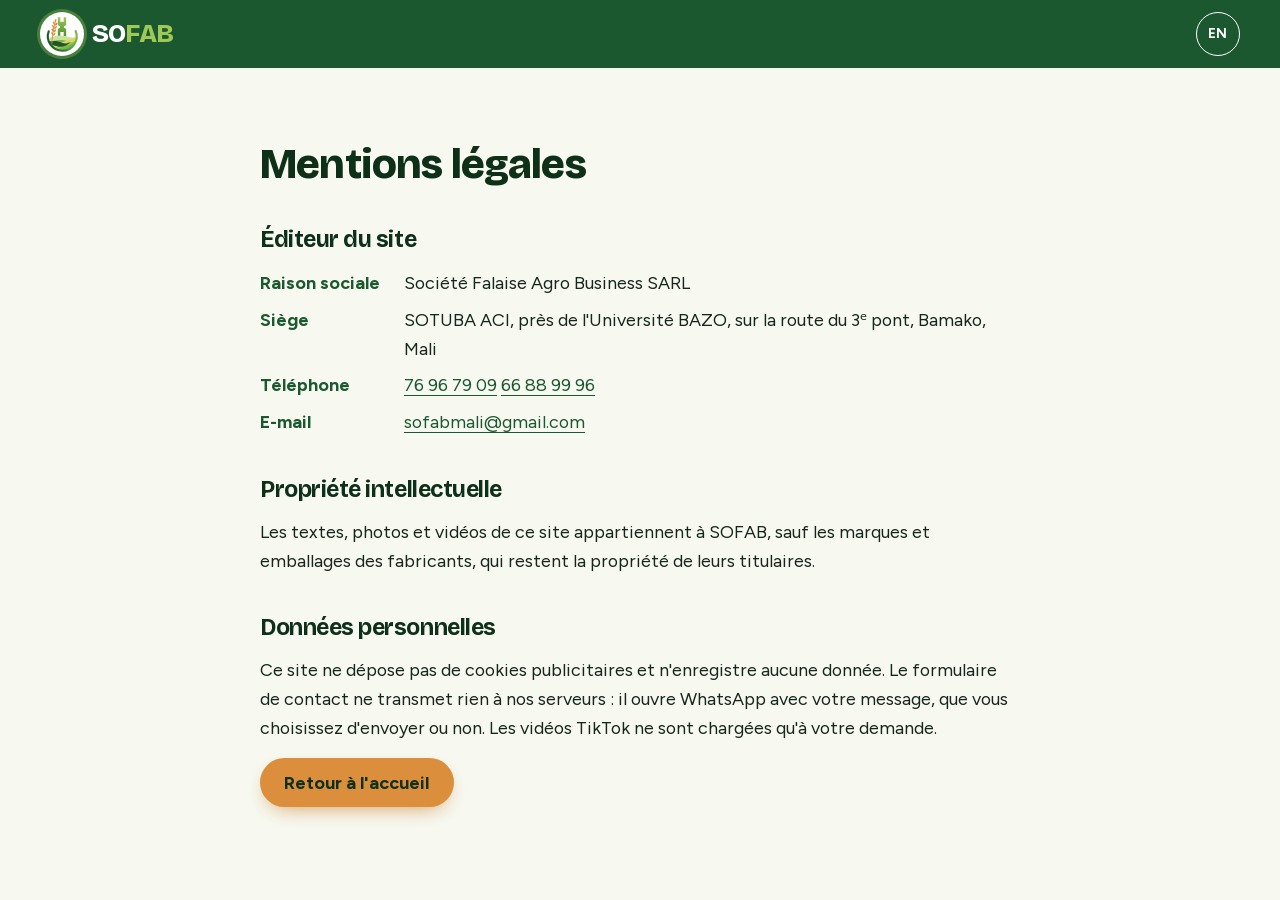
<file: mentions-legales.html>
<!doctype html>
<html lang="fr">
<head>
<meta charset="utf-8">
<meta name="viewport" content="width=device-width, initial-scale=1">
<title>Mentions légales — SOFAB Mali</title>
<meta name="description" content="Mentions légales — Société Falaise Agro Business SARL">
<link rel="canonical" href="https://sofab-mali.github.io/mentions-legales.html">
<link rel="alternate" hreflang="fr" href="https://sofab-mali.github.io/mentions-legales.html">
<link rel="alternate" hreflang="en" href="https://sofab-mali.github.io/en/legal.html">
<link rel="alternate" hreflang="x-default" href="https://sofab-mali.github.io/mentions-legales.html">
<link rel="icon" href="/assets/icons/favicon.svg" type="image/svg+xml">
<link rel="stylesheet" href="/assets/css/main.css">
</head>
<body class="page-simple">
<header class="simple-header">
  <div class="container simple-header-inner">
    <a class="brand" href="/"><img class="brand-emblem" src="/assets/icons/emblem.svg" width="44" height="44" alt=""><span class="brand-word"><span class="so">SO</span><span class="fab">FAB</span></span></a>
    <a class="lang-switch" href="/en/legal.html" hreflang="en" lang="en" aria-label="Read this site in English">EN</a>
  </div>
</header>
<main id="main" class="container legal">
  <h1>Mentions légales</h1>
  <h2>Éditeur du site</h2>
  <dl class="legal-list">
    <dt>Raison sociale</dt><dd>Société Falaise Agro Business SARL</dd>
    <dt>Siège</dt><dd>SOTUBA ACI, près de l&#39;Université BAZO, sur la route du 3ᵉ pont, Bamako, Mali</dd>
    <dt>Téléphone</dt><dd><a href="tel:+22376967909">76 96 79 09</a> <a href="tel:+22366889996">66 88 99 96</a> </dd>
    <dt>E-mail</dt><dd><a href="mailto:sofabmali@gmail.com">sofabmali@gmail.com</a></dd>
    
    
    
    
  </dl>
  <h2>Propriété intellectuelle</h2>
  <p>Les textes, photos et vidéos de ce site appartiennent à SOFAB, sauf les marques et emballages des fabricants, qui restent la propriété de leurs titulaires.</p>
  <h2>Données personnelles</h2>
  <p>Ce site ne dépose pas de cookies publicitaires et n&#39;enregistre aucune donnée. Le formulaire de contact ne transmet rien à nos serveurs : il ouvre WhatsApp avec votre message, que vous choisissez d&#39;envoyer ou non. Les vidéos TikTok ne sont chargées qu&#39;à votre demande.</p>
  <p><a class="btn btn-wa" href="/">Retour à l&#39;accueil</a></p>
</main>
</body>
</html>
</file>
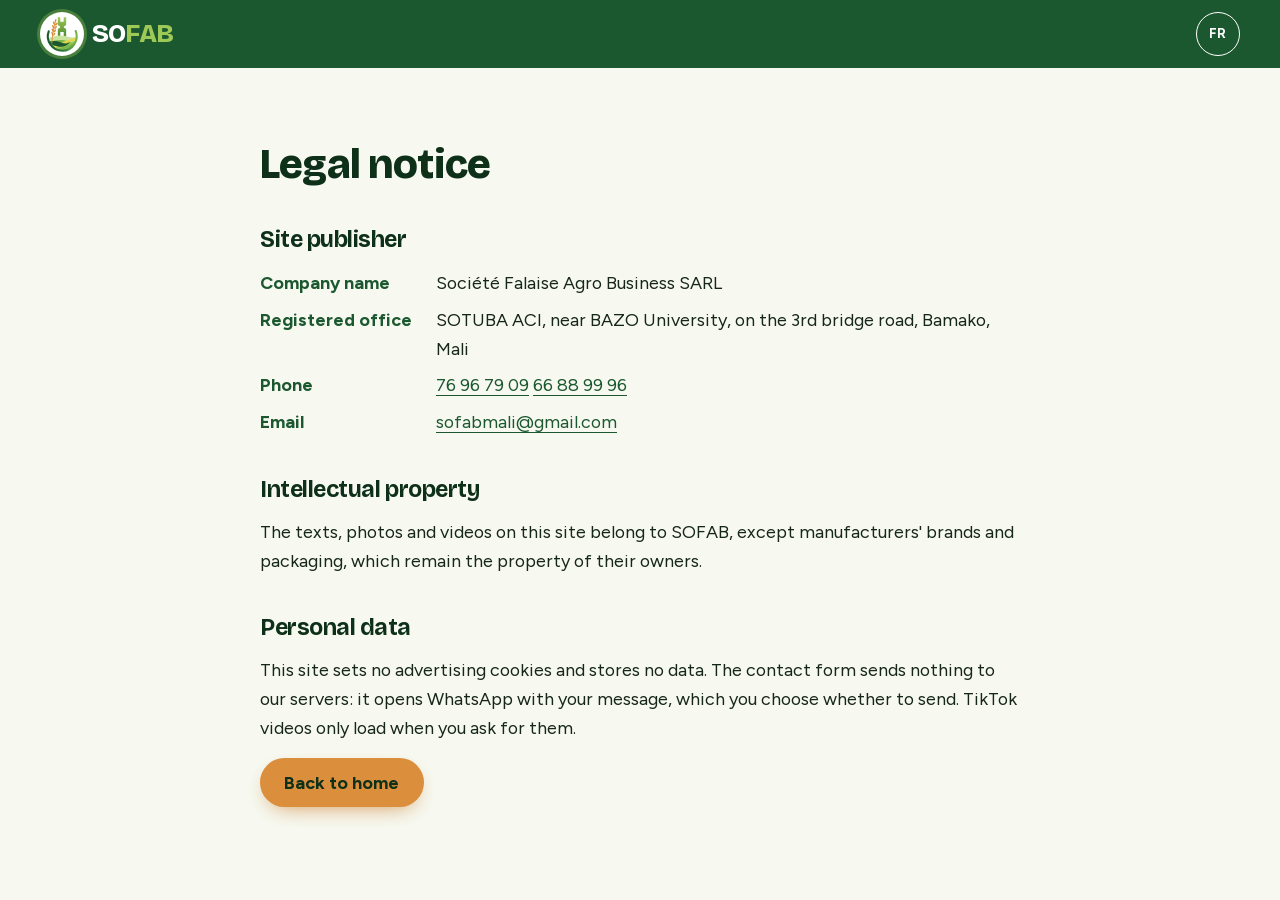
<file: en/legal.html>
<!doctype html>
<html lang="en">
<head>
<meta charset="utf-8">
<meta name="viewport" content="width=device-width, initial-scale=1">
<title>Legal notice — SOFAB Mali</title>
<meta name="description" content="Legal notice — Société Falaise Agro Business SARL">
<link rel="canonical" href="https://sofab-mali.github.io/en/legal.html">
<link rel="alternate" hreflang="fr" href="https://sofab-mali.github.io/mentions-legales.html">
<link rel="alternate" hreflang="en" href="https://sofab-mali.github.io/en/legal.html">
<link rel="alternate" hreflang="x-default" href="https://sofab-mali.github.io/mentions-legales.html">
<link rel="icon" href="/assets/icons/favicon.svg" type="image/svg+xml">
<link rel="stylesheet" href="/assets/css/main.css">
</head>
<body class="page-simple">
<header class="simple-header">
  <div class="container simple-header-inner">
    <a class="brand" href="/en/"><img class="brand-emblem" src="/assets/icons/emblem.svg" width="44" height="44" alt=""><span class="brand-word"><span class="so">SO</span><span class="fab">FAB</span></span></a>
    <a class="lang-switch" href="/mentions-legales.html" hreflang="fr" lang="fr" aria-label="Lire ce site en français">FR</a>
  </div>
</header>
<main id="main" class="container legal">
  <h1>Legal notice</h1>
  <h2>Site publisher</h2>
  <dl class="legal-list">
    <dt>Company name</dt><dd>Société Falaise Agro Business SARL</dd>
    <dt>Registered office</dt><dd>SOTUBA ACI, near BAZO University, on the 3rd bridge road, Bamako, Mali</dd>
    <dt>Phone</dt><dd><a href="tel:+22376967909">76 96 79 09</a> <a href="tel:+22366889996">66 88 99 96</a> </dd>
    <dt>Email</dt><dd><a href="mailto:sofabmali@gmail.com">sofabmali@gmail.com</a></dd>
    
    
    
    
  </dl>
  <h2>Intellectual property</h2>
  <p>The texts, photos and videos on this site belong to SOFAB, except manufacturers&#39; brands and packaging, which remain the property of their owners.</p>
  <h2>Personal data</h2>
  <p>This site sets no advertising cookies and stores no data. The contact form sends nothing to our servers: it opens WhatsApp with your message, which you choose whether to send. TikTok videos only load when you ask for them.</p>
  <p><a class="btn btn-wa" href="/en/">Back to home</a></p>
</main>
</body>
</html>
</file>
<file: assets/css/main.css>
/* SOFAB — jetons de la charte (extraits du logo) */
@font-face { font-family: "Bricolage Grotesque"; src: url("/assets/fonts/bricolage-grotesque-latin.woff2") format("woff2"); font-weight: 600 800; font-stretch: 75% 100%; font-display: swap; }
@font-face { font-family: "Figtree"; src: url("/assets/fonts/figtree-latin.woff2") format("woff2"); font-weight: 400 700; font-display: swap; }

:root {
  --green-950: #0E3019;
  --green-900: #1C582F;
  --green-700: #2E7A3C;
  --green-600: #689A3D;
  --green-500: #7AB64B;
  --lime-400: #9EC956;
  --lime-100: #E4ECD2;
  --gold-400: #C8B73D;
  --wheat-300: #E8D44A;
  --orange-500: #DB8E3B;
  --orange-600: #C97A28;
  --paper: #F7F9F1;
  --white: #FFFFFF;
  --ink: #17261B;
  --ink-soft: #46574A;
  --line: #D5DFC2;

  --font-display: "Bricolage Grotesque", "Arial Narrow", system-ui, sans-serif;
  --font-body: "Figtree", system-ui, -apple-system, "Segoe UI", Roboto, sans-serif;

  --fs-0: clamp(.875rem, .85rem + .1vw, .9375rem);
  --fs-1: clamp(1rem, .96rem + .2vw, 1.125rem);
  --fs-2: clamp(1.2rem, 1.1rem + .45vw, 1.45rem);
  --fs-3: clamp(1.5rem, 1.25rem + 1vw, 2.1rem);
  --fs-4: clamp(1.75rem, 1.4rem + 1.6vw, 2.6rem);
  --fs-5: clamp(2.1rem, 1.5rem + 2.8vw, 3.8rem);

  --s-1: .25rem; --s-2: .5rem; --s-3: .75rem; --s-4: 1rem; --s-5: 1.5rem; --s-6: 2rem; --s-7: 2.5rem; --s-8: clamp(3rem, 2.2rem + 3vw, 5rem);

  --r-sm: 10px; --r-md: 18px; --r-lg: 28px; --r-arch: 999px 999px 28px 28px;
  --shadow-1: 0 1px 2px rgb(14 48 25 / .08), 0 4px 14px rgb(14 48 25 / .06);
  --shadow-2: 0 18px 50px -18px rgb(14 48 25 / .45);
  --ease-out: cubic-bezier(.22, 1, .36, 1);
  --ease-in-out: cubic-bezier(.65, 0, .35, 1);
  --header-h: 72px;
}

*, *::before, *::after { box-sizing: border-box; }
html { -webkit-text-size-adjust: 100%; scroll-behavior: smooth; scroll-padding-top: calc(var(--header-h) + 12px); }
body { margin: 0; background: var(--paper); color: var(--ink); font-family: var(--font-body); font-size: var(--fs-1); line-height: 1.6; text-rendering: optimizeLegibility; overflow-x: clip; }
img, svg, video { display: block; max-width: 100%; }
img { height: auto; }
h1, h2, h3, h4 { font-family: var(--font-display); line-height: 1.08; margin: 0 0 var(--s-4); color: var(--green-950); letter-spacing: -.02em; font-weight: 700; text-wrap: balance; }
h1 { font-size: var(--fs-5); font-weight: 800; }
h2 { font-size: var(--fs-4); }
h3 { font-size: var(--fs-2); letter-spacing: -.01em; }
p { margin: 0 0 var(--s-4); text-wrap: pretty; }
a { color: var(--green-900); text-underline-offset: .2em; }
ul, ol { padding: 0; margin: 0; list-style: none; }
button { font: inherit; color: inherit; cursor: pointer; }
:focus-visible { outline: 3px solid var(--orange-500); outline-offset: 3px; border-radius: 6px; }
main:focus { outline: none; }
.icon { width: 1.25em; height: 1.25em; flex: none; }
.visually-hidden { position: absolute !important; width: 1px; height: 1px; overflow: hidden; clip: rect(0 0 0 0); white-space: nowrap; }
.skip-link { position: absolute; left: var(--s-4); top: -100px; z-index: 100; background: var(--green-950); color: var(--white); padding: var(--s-3) var(--s-4); border-radius: var(--r-sm); font-weight: 700; }
.skip-link:focus { top: var(--s-4); }
::selection { background: var(--lime-400); color: var(--green-950); }

.container { width: min(100% - 32px, 1200px); margin-inline: auto; }
.section { padding-block: var(--s-8); position: relative; }
.section-head { max-width: 46rem; margin-bottom: var(--s-6); }
.section-head p { color: var(--ink-soft); font-size: var(--fs-1); line-height: 1.55; margin-bottom: 0; }
.section--tint { background: var(--lime-100); }
.section--dark { background: var(--green-900); color: var(--lime-100); }
.section--dark h2, .section--dark h3 { color: var(--white); }
.section--dark .section-head p { color: #CFE0B4; }
@media (min-width: 768px) { .container { width: min(100% - 64px, 1200px); } }

/* Boutons */
.btn { display: inline-flex; align-items: center; justify-content: center; gap: .55em; min-height: 48px; padding: .7em 1.25em; border-radius: 999px; border: 2px solid transparent; font-weight: 700; font-size: var(--fs-1); line-height: 1.1; text-decoration: none; transition: transform .25s var(--ease-out), background-color .25s, box-shadow .25s; }
.btn:active { transform: scale(.97); }
.btn-wa { background: var(--orange-500); color: var(--green-950); box-shadow: 0 8px 22px -10px rgb(201 122 40 / .9); }
.btn-wa:hover { background: #E59C4E; }
.btn-ghost { border-color: currentColor; color: inherit; background: transparent; }
.btn-ghost:hover { background: rgb(255 255 255 / .1); }
.btn-light { background: var(--white); color: var(--green-900); }

/* En-tête */
.site-header { position: fixed; inset: 0 0 auto; z-index: 50; height: var(--header-h); color: var(--white); transition: background-color .4s, box-shadow .4s, height .4s var(--ease-out), color .4s; }
.site-header.is-solid { background: rgb(247 249 241 / .9); backdrop-filter: saturate(1.5) blur(14px); -webkit-backdrop-filter: saturate(1.5) blur(14px); color: var(--green-950); box-shadow: 0 1px 0 rgb(14 48 25 / .08), 0 10px 30px -22px rgb(14 48 25 / .5); --header-h: 64px; }
.header-inner { height: 100%; display: flex; align-items: center; gap: var(--s-3); }
.brand { display: flex; align-items: center; gap: var(--s-2); text-decoration: none; margin-right: auto; }
.brand-emblem { width: 44px; height: 44px; background: var(--white); border-radius: 50%; padding: 3px; box-shadow: 0 0 0 3px rgb(158 201 86 / .35); transition: box-shadow .3s; }
.brand:hover .brand-emblem { box-shadow: 0 0 0 5px rgb(158 201 86 / .5); }
.brand-word { font-family: var(--font-display); font-weight: 800; font-size: 1.6rem; letter-spacing: -.03em; line-height: 1; }
.brand-word .so { color: var(--white); } .brand-word .fab { color: var(--lime-400); }
.site-header.is-solid .brand-word .so { color: var(--green-900); }
.site-header.is-solid .brand-word .fab { color: var(--green-500); }

/* Navigation — capsule avec indicateur glissant (ordinateur) */
.nav-track { position: relative; }
.nav-list { display: flex; align-items: center; gap: 2px; position: relative; z-index: 1; }
.nav-link { display: inline-flex; align-items: center; gap: .45em; padding: .55em .95em; border-radius: 999px; color: inherit; text-decoration: none; font-weight: 600; font-size: .94rem; white-space: nowrap; transition: color .3s; }
.nav-icon { width: 17px; height: 17px; flex: none; opacity: .8; transition: opacity .3s, transform .3s var(--ease-out); }
.nav-link:hover .nav-icon, .nav-link.is-lit .nav-icon { opacity: 1; transform: translateY(-1px); }
.nav-indicator { position: absolute; z-index: 0; top: 0; left: 0; height: 100%; width: 0; border-radius: 999px; background: var(--lime-400); opacity: 0; transform: translateX(0); transition: transform .45s var(--ease-out), width .45s var(--ease-out), opacity .3s; pointer-events: none; }
.nav-indicator.is-on { opacity: 1; }
.nav-contact { display: none; }
.lang-switch { display: inline-grid; place-items: center; min-width: 44px; min-height: 44px; border-radius: 999px; border: 1.5px solid currentColor; color: inherit; font-weight: 700; font-size: .85rem; letter-spacing: .02em; text-decoration: none; transition: background-color .25s, color .25s; }
.lang-switch:hover { background: var(--lime-400); border-color: var(--lime-400); color: var(--green-950); }
.header-wa { min-height: 44px; padding-inline: 1em; font-size: .92rem; }
.burger { display: none; width: 44px; height: 44px; border: 0; border-radius: 50%; background: rgb(255 255 255 / .1); position: relative; transition: background-color .3s; }
.site-header.is-solid .burger { background: rgb(28 88 47 / .08); }
.burger span, .burger span::before, .burger span::after { position: absolute; left: 12px; width: 20px; height: 2px; background: currentColor; border-radius: 2px; transition: transform .4s var(--ease-out), opacity .2s, width .3s; content: ""; }
.burger span { top: 21px; } .burger span::before { top: -6px; left: 0; } .burger span::after { top: 6px; left: 0; width: 13px; }
.burger[aria-expanded="true"] span { background: transparent; }
.burger[aria-expanded="true"] span::before { transform: translateY(6px) rotate(45deg); }
.burger[aria-expanded="true"] span::after { width: 20px; transform: translateY(-6px) rotate(-45deg); }

@media (min-width: 1024px) {
  .nav-panel { padding: 5px; border-radius: 999px; background: rgb(255 255 255 / .08); border: 1px solid rgb(255 255 255 / .16); backdrop-filter: blur(10px); -webkit-backdrop-filter: blur(10px); transition: background-color .4s, border-color .4s; }
  .nav-link.is-lit { color: var(--green-950); }
  .site-header.is-solid .nav-panel { background: var(--white); border-color: var(--line); box-shadow: var(--shadow-1); }
  .site-header.is-solid .nav-indicator { background: var(--green-900); }
  .site-header.is-solid .nav-link.is-lit { color: var(--white); }
}
@media (min-width: 1024px) and (max-width: 1279px) { .nav-icon { display: none; } .nav-link { padding-inline: .8em; } }

/* Navigation — panneau plein écran (mobile et tablette) */
@media (max-width: 1023px) {
  .burger { display: block; }
  .header-wa span { display: none; }
  .header-wa { width: 44px; padding: 0; }
  .main-nav { position: fixed; inset: 0; z-index: -1; color: var(--white); background: radial-gradient(130% 80% at 100% 0%, var(--green-700), var(--green-900) 45%, var(--green-950)); overflow-y: auto; clip-path: circle(0 at calc(100% - 38px) 36px); visibility: hidden; transition: clip-path .65s var(--ease-in-out), visibility 0s .65s; }
  .nav-panel { min-height: 100%; display: flex; flex-direction: column; gap: var(--s-6); padding: calc(var(--header-h) + var(--s-5)) 20px max(var(--s-6), env(safe-area-inset-bottom)); }
  .nav-list { flex-direction: column; align-items: stretch; gap: var(--s-2); }
  .nav-indicator { display: none; }
  .nav-link { width: 100%; gap: var(--s-4); padding: .55rem .6rem; border-radius: var(--r-md); font-family: var(--font-display); font-size: clamp(1.35rem, 5.5vw, 1.7rem); font-weight: 700; letter-spacing: -.01em; transition: background-color .25s; }
  .nav-link::after { content: ""; margin-left: auto; width: 10px; height: 10px; border-top: 2px solid currentColor; border-right: 2px solid currentColor; transform: rotate(45deg); opacity: .45; }
  .nav-link:hover, .nav-link[aria-current] { background: rgb(255 255 255 / .07); }
  .nav-icon { width: 46px; height: 46px; padding: 12px; border-radius: 14px; background: rgb(255 255 255 / .08); border: 1px solid rgb(255 255 255 / .14); color: var(--lime-400); opacity: 1; }
  .nav-link[aria-current] .nav-icon { background: var(--lime-400); color: var(--green-950); border-color: transparent; }
  .nav-list li { opacity: 0; transform: translateX(24px); transition: opacity .4s, transform .5s var(--ease-out); }
  .nav-open .nav-list li { opacity: 1; transform: none; transition-delay: calc(.18s + var(--i) * 55ms); }
  .nav-contact { display: grid; gap: var(--s-3); margin-top: auto; padding: var(--s-5); border-radius: var(--r-lg); background: rgb(255 255 255 / .06); border: 1px solid rgb(255 255 255 / .12); opacity: 0; transform: translateY(16px); transition: opacity .4s, transform .5s var(--ease-out); }
  .nav-open .nav-contact { opacity: 1; transform: none; transition-delay: .5s; }
  .nav-contact-title { margin: 0; font-weight: 700; color: var(--lime-400); font-size: var(--fs-0); }
  .nav-contact .btn { justify-self: start; }
  .nav-contact-list { display: grid; gap: var(--s-2); font-size: var(--fs-0); color: #D7E6C1; }
  .nav-contact-list li { display: flex; align-items: center; gap: var(--s-2); }
  .nav-contact-list .icon { color: var(--lime-400); }
  .nav-contact-list a { color: var(--white); font-weight: 700; text-decoration: none; min-height: 32px; display: inline-flex; align-items: center; }
  .nav-open .main-nav { clip-path: circle(150% at calc(100% - 38px) 36px); visibility: visible; transition: clip-path .75s var(--ease-in-out), visibility 0s; }
  .nav-open .site-header { color: var(--white); background: transparent; box-shadow: none; backdrop-filter: none; -webkit-backdrop-filter: none; }
  .nav-open .site-header .brand-word .so { color: var(--white); }
  .nav-open .site-header .brand-word .fab { color: var(--lime-400); }
  .nav-open .burger { background: rgb(255 255 255 / .12); }
  .nav-open { overflow: hidden; }
}
html:not(.js) .burger { display: none; }
@media (max-width: 380px) { .brand-word { font-size: 1.3rem; } .header-inner { gap: var(--s-2); } }

/* Tuiles d'icônes (services, arguments, contact) */
.icon-tile { display: inline-grid; place-items: center; flex: none; width: 52px; height: 52px; border-radius: 16px; color: var(--green-700); background: linear-gradient(145deg, var(--white), var(--lime-100)); border: 1px solid var(--line); box-shadow: 0 1px 0 var(--white) inset, 0 8px 18px -12px rgb(14 48 25 / .45); }
.icon-tile svg { width: 24px; height: 24px; }
.icon-tile--dark { color: var(--lime-400); background: linear-gradient(145deg, rgb(255 255 255 / .12), rgb(255 255 255 / .03)); border-color: rgb(255 255 255 / .16); box-shadow: 0 1px 0 rgb(255 255 255 / .12) inset; margin-bottom: var(--s-3); }
.icon-tile--sm { width: 36px; height: 36px; border-radius: 11px; }
.icon-tile--sm svg { width: 18px; height: 18px; }

/* Pied de page */
.site-footer { background: var(--green-950); color: #C7D9AE; padding-top: var(--s-7); font-size: var(--fs-0); }
.site-footer a { color: var(--white); text-decoration: none; }
.site-footer a:hover { text-decoration: underline; }
.footer-grid { display: grid; gap: var(--s-5); grid-template-columns: 1fr 1fr; }
.footer-brand { grid-column: 1 / -1; }
.footer-name { font-family: var(--font-display); font-weight: 800; font-size: 2rem; color: var(--white); margin: var(--s-3) 0 0; }
.footer-about { max-width: 30ch; }
.footer-title { font-family: var(--font-body); font-size: var(--fs-1); color: var(--lime-400); font-weight: 700; letter-spacing: 0; }
.footer-links li, .footer-contact li { margin-bottom: var(--s-2); }
.footer-contact li { display: flex; gap: var(--s-2); align-items: flex-start; }
.footer-contact .icon { margin-top: .2em; color: var(--lime-400); }
.footer-social { display: inline-flex; align-items: center; gap: var(--s-2); min-height: 44px; }
.footer-bottom { display: flex; flex-wrap: wrap; justify-content: space-between; gap: var(--s-3); border-top: 1px solid rgb(228 236 210 / .15); margin-top: var(--s-6); padding-block: var(--s-4) calc(var(--s-4) + 70px); }
.footer-bottom p { margin: 0; }
@media (min-width: 768px) { .footer-grid { grid-template-columns: 1.4fr 1fr 1.4fr 1fr; } .footer-brand { grid-column: auto; } .footer-bottom { padding-bottom: var(--s-4); } }

/* WhatsApp flottant */
.wa-float { position: fixed; right: max(16px, env(safe-area-inset-right)); bottom: max(16px, env(safe-area-inset-bottom)); z-index: 40; width: 60px; height: 60px; border-radius: 50%; display: grid; place-items: center; background: #25D366; color: var(--white); box-shadow: 0 10px 30px -8px rgb(14 48 25 / .55); transition: transform .3s var(--ease-out); }
.wa-float svg { width: 32px; height: 32px; }
.wa-float:hover { transform: scale(1.06); }
.wa-float::before { content: ""; position: absolute; inset: 0; border-radius: inherit; border: 2px solid #25D366; animation: wa-pulse 2.8s var(--ease-out) infinite; }
@keyframes wa-pulse { 0% { transform: scale(1); opacity: .8; } 70%, 100% { transform: scale(1.5); opacity: 0; } }

/* Hero slider */
.hero { position: relative; background: radial-gradient(120% 90% at 80% 20%, var(--green-700) 0%, var(--green-900) 45%, var(--green-950) 100%); color: var(--lime-100); padding: calc(var(--header-h) + var(--s-4)) 0 clamp(3.5rem, 6vw, 5.5rem); overflow: hidden; isolation: isolate; }
.hero-furrows { position: absolute; inset: 0; width: 100%; height: 100%; color: rgb(158 201 86 / .14); z-index: -1; }
.hero-inner { display: grid; gap: var(--s-5); }
.hero-track { display: grid; touch-action: pan-y; }
.slide { grid-area: 1 / 1; display: grid; gap: var(--s-6); align-items: center; }
.slide-title { color: var(--white); max-width: 16ch; margin-bottom: var(--s-4); }
h2.slide-title { font-size: var(--fs-5); font-weight: 800; }
.slide-text { font-size: var(--fs-2); line-height: 1.5; max-width: 36ch; color: #D7E6C1; }
.slide-actions { display: flex; flex-wrap: wrap; gap: var(--s-3); margin-top: var(--s-5); }
.slide-actions .btn-ghost { color: var(--white); }
.slide-frame { position: relative; justify-self: center; width: min(100%, 440px); aspect-ratio: 4 / 5; }
.slide-frame::before { content: ""; position: absolute; inset: -14px; border-radius: var(--r-arch); border: 2px solid var(--lime-400); opacity: .55; }
.slide-frame::after { content: ""; position: absolute; left: -10%; right: -10%; bottom: -24px; height: 46px; background: var(--wheat-300); border-radius: 50%; transform: rotate(-4deg); z-index: -1; opacity: .9; }
.slide-media, .slide-illus { display: block; width: 100%; height: 100%; border-radius: var(--r-arch); overflow: hidden; box-shadow: var(--shadow-2); }
.slide-media img, .slide-illus { width: 100%; height: 100%; object-fit: cover; }
.hero-controls { display: flex; align-items: center; gap: var(--s-3); flex-wrap: wrap; }
.hero-btn { width: 48px; height: 48px; border-radius: 50%; border: 1.5px solid rgb(228 236 210 / .5); background: transparent; color: var(--white); display: grid; place-items: center; transition: background-color .25s, border-color .25s; }
.hero-btn:hover { background: rgb(255 255 255 / .1); border-color: var(--white); }
.hero-count { margin: 0; font-family: var(--font-display); font-weight: 700; font-variant-numeric: tabular-nums; min-width: 4.5ch; text-align: center; color: var(--white); }
.hero-dots { display: flex; gap: 6px; margin-left: var(--s-3); flex: 1 1 140px; max-width: 320px; }
.hero-dots li { flex: 1; }
.hero-dot { display: block; width: 100%; height: 44px; border: 0; background: transparent; padding: 0; position: relative; }
.hero-dot::before, .hero-dot-fill { content: ""; position: absolute; left: 0; right: 0; top: 50%; height: 4px; margin-top: -2px; border-radius: 4px; background: rgb(228 236 210 / .25); }
.hero-dot-fill { background: var(--lime-400); transform-origin: left; transform: scaleX(var(--p, 0)); }
.hero-dot[aria-current] .hero-dot-fill { background: var(--orange-500); }
.hero-toggle .i-pause { width: 12px; height: 14px; border-inline: 4px solid currentColor; }
.hero-toggle.is-paused .i-pause { border: 0; width: 0; height: 0; border-left: 12px solid currentColor; border-block: 8px solid transparent; margin-left: 4px; }
.hero-wave { position: absolute; left: 0; right: 0; bottom: -1px; width: 100%; height: clamp(50px, 8vw, 120px); }
@media (max-width: 767px) {
  .slide { gap: var(--s-5); }
  .slide-frame { order: -1; width: min(50%, 210px); }
  .slide-frame::before { inset: -9px; }
  .slide-copy { text-align: left; }
  .slide-text { font-size: var(--fs-1); }
  .slide-actions { margin-top: var(--s-4); }
  .slide-actions .btn { min-height: 44px; padding: .6em 1.05em; font-size: .95rem; }
  .hero-controls { gap: var(--s-2); flex-wrap: nowrap; }
  .hero-btn { width: 44px; height: 44px; flex: none; }
  .hero-count { min-width: 3.6ch; font-size: .9rem; }
  .hero-dots { margin-left: 0; flex: 1 1 auto; min-width: 0; gap: 4px; }
  .about-visual { max-width: 240px; }
  .stat-value { font-size: var(--fs-3); }
}
@media (min-width: 768px) {
  .hero { min-height: min(88svh, 760px); display: flex; align-items: center; }
  .hero-inner { width: min(100% - 64px, 1200px); }
  .slide { grid-template-columns: 1.15fr .85fr; gap: var(--s-7); }
  .slide-frame { width: min(100%, 360px); }
}
@media (min-width: 1024px) { .slide { gap: var(--s-8); } }

/* À propos */
.about-grid { display: grid; gap: var(--s-6); align-items: center; }
.about-visual { position: relative; max-width: 380px; justify-self: center; width: 100%; }
.about-visual::before { content: ""; position: absolute; inset: 8% -6% -5% 10%; border-radius: var(--r-arch); background: var(--lime-400); z-index: -1; }
.about-media img { width: 100%; aspect-ratio: 4 / 5; object-fit: cover; border-radius: var(--r-arch); box-shadow: var(--shadow-2); }
.about-lead { font-size: var(--fs-2); line-height: 1.45; color: var(--green-900); font-weight: 600; }
.about-copy > p:not(.about-lead) { color: var(--ink-soft); max-width: 60ch; }
.stats-list { display: grid; grid-template-columns: repeat(auto-fit, minmax(140px, 1fr)); gap: var(--s-4); margin: var(--s-5) 0 0; padding-top: var(--s-4); border-top: 2px solid var(--line); }
.stat { display: flex; flex-direction: column-reverse; gap: var(--s-1); }
.stat-value { margin: 0; font-family: var(--font-display); font-size: var(--fs-4); font-weight: 800; color: var(--green-900); line-height: 1; letter-spacing: -.03em; font-variant-numeric: tabular-nums; }
.stat-label { color: var(--ink-soft); font-size: var(--fs-0); line-height: 1.35; }
@media (min-width: 900px) { .about-grid { grid-template-columns: .8fr 1.2fr; gap: var(--s-7); } }

/* Produits */
.filters { display: flex; flex-wrap: wrap; gap: var(--s-2); margin-bottom: var(--s-5); }
.chip { display: inline-flex; align-items: center; gap: .45em; min-height: 44px; padding: .5em 1.05em; border-radius: 999px; border: 1.5px solid var(--green-900); background: transparent; color: var(--green-900); font-weight: 700; transition: background-color .25s, color .25s; }
.chip:hover { background: rgb(28 88 47 / .08); }
.chip[aria-pressed="true"] { background: var(--green-900); color: var(--white); }
.product-grid { display: grid; gap: var(--s-3); grid-template-columns: repeat(2, minmax(0, 1fr)); }
@media (min-width: 600px) { .product-grid { grid-template-columns: repeat(3, minmax(0, 1fr)); } }
@media (min-width: 900px) { .product-grid { grid-template-columns: repeat(4, minmax(0, 1fr)); gap: var(--s-4); } }
@media (min-width: 1180px) { .product-grid { grid-template-columns: repeat(5, minmax(0, 1fr)); } }
.product { background: var(--white); border-radius: var(--r-md); overflow: hidden; display: flex; flex-direction: column; box-shadow: var(--shadow-1); }
.product-media { display: block; aspect-ratio: 1; overflow: hidden; background: var(--lime-100); }
.product-media img { width: 100%; height: 100%; object-fit: cover; transition: transform .6s var(--ease-out); }
.product-media:hover img { transform: scale(1.06); }
.product-body { padding: var(--s-2) var(--s-3) var(--s-2); display: flex; flex-direction: column; gap: var(--s-1); flex: 1; }
.product-cat { margin: 0; display: flex; align-items: center; gap: .35em; font-size: .8rem; color: var(--green-700); font-weight: 700; }
.product-cat .icon { width: 14px; height: 14px; }
.product-name { font-size: var(--fs-1); margin: 0; line-height: 1.25; }
.product-ask { margin-top: auto; padding-top: var(--s-1); display: inline-flex; align-items: center; gap: .4em; min-height: 44px; font-size: .85rem; font-weight: 700; color: var(--green-700); text-decoration: none; }
.product-ask:hover { text-decoration: underline; }
.product--request { grid-column: span 2; background: var(--green-900); color: var(--lime-100); flex-direction: row; }
.product--request .product-media { width: 42%; flex: none; aspect-ratio: auto; }
.product--request .product-media img { object-fit: cover; }
.product--request .product-cat { color: #C9E39F; }
.product--request .product-name { color: var(--white); font-size: var(--fs-2); }
.product--request .product-note { font-size: var(--fs-0); margin: var(--s-2) 0 var(--s-4); }
.product--request .btn { align-self: flex-start; font-size: .9rem; }
@media (max-width: 599px) { .product--request { flex-direction: column; } .product--request .product-media { width: 100%; aspect-ratio: 16 / 9; } }

.products.is-collapsed .is-extra { display: none; }
.show-all-wrap { margin: var(--s-5) 0 0; text-align: center; }
.btn-outline { border-color: var(--green-900); color: var(--green-900); background: transparent; }
.btn-outline:hover { background: var(--green-900); color: var(--white); }

/* Services */
.service-list { display: grid; gap: var(--s-5); }
.service { padding-top: var(--s-4); border-top: 1px solid rgb(228 236 210 / .25); }
.service p { color: #CFE0B4; max-width: 42ch; }
.services-cta { margin-top: var(--s-5); }
@media (min-width: 900px) { .service-list { grid-template-columns: repeat(3, 1fr); gap: var(--s-6); } }

/* Galerie terrain : grille régulière, vignettes recadrées */
.gallery { display: grid; gap: var(--s-3); grid-template-columns: repeat(2, minmax(0, 1fr)); }
.gallery-item a { display: block; border-radius: var(--r-md); overflow: hidden; aspect-ratio: 4 / 3; }
.gallery-item img { width: 100%; height: 100%; object-fit: cover; transition: transform .7s var(--ease-out); }
.gallery-item a:hover img { transform: scale(1.05); }
@media (min-width: 900px) { .gallery { grid-template-columns: repeat(4, minmax(0, 1fr)); gap: var(--s-3); } .gallery-item:first-child { grid-column: span 2; grid-row: span 2; } .gallery-item:first-child a { aspect-ratio: auto; height: 100%; } }

/* Pourquoi */
.why-grid { display: grid; gap: var(--s-5); }
.why-list { display: grid; gap: var(--s-4) var(--s-6); }
.why-item { display: flex; gap: var(--s-4); }
.why-item h3 { margin-bottom: var(--s-2); }
.why-item p { color: var(--ink-soft); margin: 0; }
@media (min-width: 900px) { .why-grid { grid-template-columns: .8fr 1.2fr; } .why-list { grid-template-columns: 1fr 1fr; } }

/* Marques */
.brands { background: var(--paper); padding-block: var(--s-5); border-bottom: 1px solid var(--line); }
.brands-inner { display: grid; gap: var(--s-4); }
.brands-title { font-family: var(--font-body); font-size: var(--fs-1); font-weight: 600; color: var(--ink-soft); letter-spacing: 0; margin: 0; }
.brand-list { display: flex; flex-wrap: wrap; gap: var(--s-3) var(--s-7); }
.brand-list li { font-family: var(--font-display); font-weight: 800; font-size: var(--fs-3); color: var(--green-900); letter-spacing: -.02em; opacity: .85; }
@media (min-width: 900px) { .brands-inner { grid-template-columns: 220px 1fr; align-items: center; } }

/* Visionneuse */
.lightbox { width: 100%; height: 100%; max-width: none; max-height: none; margin: 0; padding: var(--s-5); border: 0; background: rgb(14 48 25 / .94); color: var(--white); }
.lightbox[open] { display: grid; grid-template-columns: auto 1fr auto; align-items: center; gap: var(--s-3); }
.lightbox::backdrop { background: transparent; }
.lightbox-figure { margin: 0; display: grid; justify-items: center; gap: var(--s-3); max-height: 100%; }
.lightbox-figure img { max-height: 80svh; width: auto; border-radius: var(--r-md); opacity: 0; transform: scale(.97); transition: opacity .35s, transform .45s var(--ease-out); }
.lightbox.is-loaded .lightbox-figure img { opacity: 1; transform: none; }
.lightbox-figure figcaption { font-weight: 600; text-align: center; }
.lightbox-btn { width: 48px; height: 48px; border-radius: 50%; border: 1.5px solid rgb(255 255 255 / .5); background: transparent; color: var(--white); display: grid; place-items: center; }
.lightbox-close { position: absolute; top: var(--s-4); right: var(--s-4); }
@media (max-width: 599px) { .lightbox[open] { grid-template-columns: 1fr 1fr; } .lightbox-figure { grid-column: 1 / -1; grid-row: 1; } .lightbox-prev { justify-self: end; } }

/* Vidéo boutique + TikTok */
.video-block { display: grid; gap: var(--s-6); align-items: center; margin-bottom: var(--s-7); }
.phone { position: relative; justify-self: center; width: min(62vw, 250px); aspect-ratio: 480 / 848; border-radius: 40px; padding: 10px; background: var(--green-950); box-shadow: 0 0 0 2px rgb(158 201 86 / .4), var(--shadow-2); }
.phone video { width: 100%; height: 100%; object-fit: cover; border-radius: 30px; background: #000; }
.video-play { position: absolute; left: 0; right: 0; bottom: 12%; margin-inline: auto; width: 84px; height: 84px; border-radius: 50%; border: 0; background: var(--orange-500); color: var(--green-950); display: grid; place-items: center; box-shadow: 0 0 0 10px rgb(219 142 59 / .25); transition: transform .3s var(--ease-out), box-shadow .3s; }
.video-play svg { width: 34px; height: 34px; margin-left: 4px; }
.video-play:hover { transform: scale(1.06); box-shadow: 0 0 0 16px rgb(219 142 59 / .2); }
.phone.is-playing .video-play { display: none; }
.video-copy > p { font-size: var(--fs-2); color: #CFE0B4; max-width: 40ch; }
.tiktok-intro { margin-top: var(--s-5); padding-top: var(--s-5); border-top: 1px solid rgb(228 236 210 / .25); }
.tiktok-intro p { color: #CFE0B4; }
.tiktok-followers strong { font-family: var(--font-display); font-size: var(--fs-3); color: var(--lime-400); margin-right: .2em; }
@media (min-width: 900px) { .video-block { grid-template-columns: auto 1fr; gap: var(--s-7); } .phone { width: 270px; } }
.tiktok-grid { display: grid; grid-auto-flow: column; grid-auto-columns: minmax(130px, 36%); gap: var(--s-3); overflow-x: auto; scroll-snap-type: x mandatory; padding-bottom: var(--s-4); margin-inline: -16px; padding-inline: 16px; scrollbar-width: thin; }
.tiktok-grid li { scroll-snap-align: start; }
@media (min-width: 900px) { .tiktok-grid { grid-auto-flow: row; grid-template-columns: repeat(6, 1fr); overflow: visible; margin-inline: 0; padding-inline: 0; } }
.tiktok-card { position: relative; display: block; aspect-ratio: 9 / 16; border-radius: var(--r-md); overflow: hidden; color: var(--white); text-decoration: none; background: var(--green-950); }
.tiktok-card img { width: 100%; height: 100%; object-fit: cover; transition: transform .6s var(--ease-out), opacity .3s; opacity: .85; }
.tiktok-card::after { content: ""; position: absolute; inset: 0; background: linear-gradient(to top, rgb(14 48 25 / .85), transparent 55%); }
.tiktok-card:hover img { transform: scale(1.06); opacity: 1; }
.tiktok-play { position: absolute; z-index: 1; top: 50%; left: 50%; width: 52px; height: 52px; margin: -26px 0 0 -26px; border-radius: 50%; background: rgb(255 255 255 / .92); color: var(--green-950); display: grid; place-items: center; transition: transform .3s var(--ease-out); }
.tiktok-play svg { width: 22px; height: 22px; margin-left: 3px; }
.tiktok-card:hover .tiktok-play { transform: scale(1.1); }
.tiktok-meta { position: absolute; z-index: 1; left: var(--s-3); right: var(--s-3); bottom: var(--s-3); display: flex; gap: .35em; align-items: center; font-size: .8rem; font-weight: 600; }
.tiktok-dialog { width: min(420px, 100% - 32px); aspect-ratio: 9 / 16; max-height: 90svh; padding: 0; border: 0; border-radius: var(--r-md); background: #000; overflow: visible; }
.tiktok-dialog::backdrop { background: rgb(14 48 25 / .9); }
.tiktok-frame, .tiktok-frame iframe { width: 100%; height: 100%; border: 0; border-radius: inherit; }
.tiktok-dialog .lightbox-close { top: -56px; right: 0; background: rgb(14 48 25 / .6); }

/* Contact */
.contact-grid { display: grid; gap: var(--s-7); }
.contact-lead { font-size: var(--fs-2); color: var(--ink-soft); max-width: 40ch; }
.contact-wa { display: flex; align-items: center; gap: var(--s-4); margin: var(--s-5) 0; padding: var(--s-4) var(--s-5); border-radius: var(--r-lg); background: #25D366; color: #06331A; text-decoration: none; box-shadow: var(--shadow-1); transition: transform .3s var(--ease-out), box-shadow .3s; }
.contact-wa:hover { transform: translateY(-2px); box-shadow: var(--shadow-2); }
.contact-wa > svg { width: 44px; height: 44px; flex: none; }
.contact-wa strong { display: block; font-family: var(--font-display); font-size: var(--fs-2); }
.contact-wa small { font-size: var(--fs-0); }
.contact-list { display: grid; gap: var(--s-4); margin: 0; }
.contact-list dt { display: flex; align-items: center; gap: var(--s-3); font-weight: 700; color: var(--green-900); margin-bottom: var(--s-1); }
.contact-list dd { margin: 0 0 0 calc(36px + var(--s-3)); color: var(--ink-soft); }
.contact-list dd a:not(.contact-route) { display: inline-block; margin-right: var(--s-4); font-weight: 700; color: var(--green-900); min-height: 32px; }
.contact-route { display: inline-flex; align-items: center; gap: .4em; margin-top: var(--s-2); min-height: 44px; font-weight: 700; }
.contact-form { background: var(--white); border-radius: var(--r-lg); padding: clamp(1.25rem, 4vw, 2.5rem); box-shadow: var(--shadow-1); border-top: 6px solid var(--lime-400); align-self: start; }
.form-hint { color: var(--ink-soft); font-size: var(--fs-0); }
.field { display: grid; gap: var(--s-1); margin-bottom: var(--s-3); }
.field label { font-weight: 600; font-size: var(--fs-0); }
.req { font-weight: 400; color: var(--ink-soft); }
.field input, .field select, .field textarea { font: inherit; color: var(--ink); width: 100%; min-height: 48px; padding: .65em .9em; border: 1.5px solid var(--line); border-radius: var(--r-sm); background: var(--paper); transition: border-color .2s, box-shadow .2s; }
.field textarea { resize: vertical; min-height: 96px; }
.field input:focus, .field select:focus, .field textarea:focus { outline: none; border-color: var(--green-700); box-shadow: 0 0 0 3px rgb(122 182 75 / .35); }
.field [aria-invalid="true"] { border-color: #B3261E; }
.field-error { margin: 0; color: #B3261E; font-size: var(--fs-0); font-weight: 600; }
.hp { position: absolute; left: -9999px; width: 1px; height: 1px; overflow: hidden; }
.contact-form .btn { width: 100%; margin-top: var(--s-2); }
.form-sent { margin: var(--s-4) 0 0; padding: var(--s-3) var(--s-4); border-radius: var(--r-sm); background: var(--lime-100); color: var(--green-900); font-weight: 600; animation: sent-in .5s var(--ease-out); }
@keyframes sent-in { from { opacity: 0; transform: translateY(8px); } }
@media (min-width: 900px) { .contact-grid { grid-template-columns: 1fr 1fr; gap: var(--s-7); } }

/* Pages simples : mentions légales, 404 */
.page-simple { background: var(--paper); }
.simple-header { background: var(--green-900); padding-block: var(--s-3); }
.simple-header-inner { display: flex; align-items: center; justify-content: space-between; }
.simple-header .brand, .simple-header .lang-switch { color: var(--white); }
.legal { max-width: 760px; padding-block: var(--s-8); }
.legal h1 { font-size: var(--fs-4); }
.legal h2 { font-size: var(--fs-2); margin-top: var(--s-7); }
.legal-list { display: grid; grid-template-columns: max-content 1fr; gap: var(--s-2) var(--s-5); }
.legal-list dt { font-weight: 700; color: var(--green-900); }
.legal-list dd { margin: 0; }
@media (max-width: 599px) { .legal-list { grid-template-columns: 1fr; } .legal-list dd { margin-bottom: var(--s-3); } }
.notfound { min-height: 100svh; display: grid; place-content: center; justify-items: center; text-align: center; padding-block: var(--s-7); }
.notfound-code { font-family: var(--font-display); font-weight: 800; font-size: clamp(5rem, 20vw, 10rem); line-height: 1; color: var(--lime-400); margin: var(--s-4) 0 0; }
.notfound-en { margin-top: var(--s-7); padding-top: var(--s-5); border-top: 1px solid var(--line); color: var(--ink-soft); }
.notfound-en h2 { font-size: var(--fs-2); }

/* Animations — chaque état masqué n'existe que sous html.js et sans mouvement réduit */

/* Slider : fondu, zoom lent sur l'image, texte en décalé */
.hero.is-ready .slide:not(.is-primed) .slide-media, .hero.is-ready .slide:not(.is-primed) .slide-illus { display: none; }
.hero.is-ready .slide { visibility: hidden; opacity: 0; transition: opacity .8s var(--ease-out), visibility 0s .8s; }
.hero.is-ready .slide.is-active { visibility: visible; opacity: 1; transition: opacity .8s var(--ease-out), visibility 0s; z-index: 1; }
.hero.is-ready .slide.is-leaving { visibility: visible; }
.hero.is-ready .slide-copy > * { opacity: 0; transform: translateY(26px); transition: opacity .7s var(--ease-out), transform .9s var(--ease-out); }
.hero.is-ready .slide.is-active .slide-copy > * { opacity: 1; transform: none; }
.hero.is-ready .slide.is-active .slide-text { transition-delay: .12s; }
.hero.is-ready .slide.is-active .slide-actions { transition-delay: .24s; }
.hero.is-ready .slide-media img, .hero.is-ready .slide-illus { transform: scale(1.12); transition: transform 8s linear; }
.hero.is-ready .slide.is-active .slide-media img, .hero.is-ready .slide.is-active .slide-illus { transform: scale(1); }
.hero.is-ready .slide-frame { transform: translateY(24px) rotate(-1.5deg); opacity: 0; transition: transform 1s var(--ease-out), opacity .8s var(--ease-out); }
.hero.is-ready .slide.is-active .slide-frame { transform: none; opacity: 1; transition-delay: .08s; }
.hero-furrows path { stroke-dasharray: 1600; stroke-dashoffset: 1600; animation: furrow 2.6s var(--ease-out) forwards; }
.hero-furrows path:nth-child(2) { animation-delay: .12s; } .hero-furrows path:nth-child(3) { animation-delay: .24s; } .hero-furrows path:nth-child(4) { animation-delay: .36s; } .hero-furrows path:nth-child(5) { animation-delay: .48s; } .hero-furrows path:nth-child(6) { animation-delay: .6s; }
@keyframes furrow { to { stroke-dashoffset: 0; } }
html:not(.js) .hero-furrows path { stroke-dasharray: none; animation: none; }

@media (prefers-reduced-motion: reduce) {
  *, *::before, *::after { animation-duration: .01ms !important; animation-iteration-count: 1 !important; transition-duration: .01ms !important; transition-delay: 0s !important; scroll-behavior: auto !important; }
  .hero.is-ready .slide-media img, .hero.is-ready .slide-illus { transform: none; }
}

/* Révélations au défilement : n'existent que si reveal.js a activé .reveal-on */
.reveal-on [data-reveal] { opacity: 0; transform: translateY(22px); transition: opacity .8s var(--ease-out), transform .9s var(--ease-out); transition-delay: calc(var(--i, 0) * 90ms); }
.reveal-on [data-reveal].is-in { opacity: 1; transform: none; }
/* Les images se dévoilent par un volet en arche (sur l'enfant : l'élément observé reste détectable) */
.reveal-on .about-visual[data-reveal], .reveal-on .gallery-item[data-reveal] { opacity: 1; transform: none; }
.reveal-on .about-visual[data-reveal] > picture, .reveal-on .gallery-item[data-reveal] > a { clip-path: inset(100% 0 0 0 round 200px 200px 0 0); transition: clip-path 1.1s var(--ease-in-out); transition-delay: calc(var(--i, 0) * 110ms); }
.reveal-on .about-visual[data-reveal].is-in > picture, .reveal-on .gallery-item[data-reveal].is-in > a { clip-path: inset(0 0 0 0 round 0); }
.about-visual[data-parallax] { will-change: transform; }
.reveal-on .phone[data-reveal] { transform: translateY(40px) rotate(-3deg); }
.reveal-on .phone[data-reveal].is-in { transform: none; }

/* Titres de section révélés par un masque montant */
.reveal-on h2[data-reveal] { opacity: 1; transform: translateY(.35em); -webkit-mask-image: linear-gradient(#000 50%, transparent 50%); mask-image: linear-gradient(#000 50%, transparent 50%); -webkit-mask-size: 100% 200%; mask-size: 100% 200%; -webkit-mask-position: 0 100%; mask-position: 0 100%; transition: transform 1s var(--ease-out), -webkit-mask-position 1s var(--ease-out), mask-position 1s var(--ease-out); }
.reveal-on h2[data-reveal].is-in { transform: none; -webkit-mask-position: 0 0; mask-position: 0 0; }

/* Produits filtrés : réapparition en cascade */
.product.is-shown { animation: card-in .55s var(--ease-out) both; animation-delay: calc(var(--i, 0) * 45ms); }
@keyframes card-in { from { opacity: 0; transform: translateY(16px) scale(.98); } }
.product, .tiktok-card { transition: transform .35s var(--ease-out), box-shadow .35s; }
.product:hover { box-shadow: var(--shadow-2); }

/* Barre de progression de lecture */
.read-progress { position: fixed; top: 0; left: 0; right: 0; height: 3px; z-index: 60; background: linear-gradient(90deg, var(--lime-400), var(--wheat-300), var(--orange-500)); transform-origin: left; transform: scaleX(0); pointer-events: none; }

/* Préchargeur */
.preloader { position: fixed; inset: 0; z-index: 200; display: grid; place-content: center; justify-items: center; gap: var(--s-3); background: var(--green-900); pointer-events: none; transition: clip-path .75s var(--ease-in-out); clip-path: circle(150% at 50% 50%); }
.preloader img { transform: scale(.6) rotate(-12deg); opacity: 0; transition: transform .6s var(--ease-out), opacity .4s; }
.preloader-word { font-family: var(--font-display); font-weight: 800; font-size: 2.2rem; color: var(--white); letter-spacing: -.03em; opacity: 0; transform: translateY(10px); transition: opacity .4s .15s, transform .5s .15s var(--ease-out); }
.preloader-word span + span { color: var(--lime-400); }
.preloader.is-in img { transform: none; opacity: 1; }
.preloader.is-in .preloader-word { opacity: 1; transform: none; }
.preloader.is-out { clip-path: circle(0% at 50% 50%); }

/* Vagues de séparation animées */
.hero-wave path:last-child { stroke-dasharray: 1800; stroke-dashoffset: 1800; animation: furrow 2.4s .5s var(--ease-out) forwards; }
html:not(.js) .hero-wave path:last-child { stroke-dasharray: none; animation: none; }

@media (prefers-reduced-motion: reduce) {
  .reveal-on [data-reveal], .reveal-on [data-reveal] > * { opacity: 1 !important; transform: none !important; clip-path: none !important; -webkit-mask-image: none !important; mask-image: none !important; }
  .read-progress { display: none; }
}
</file>
